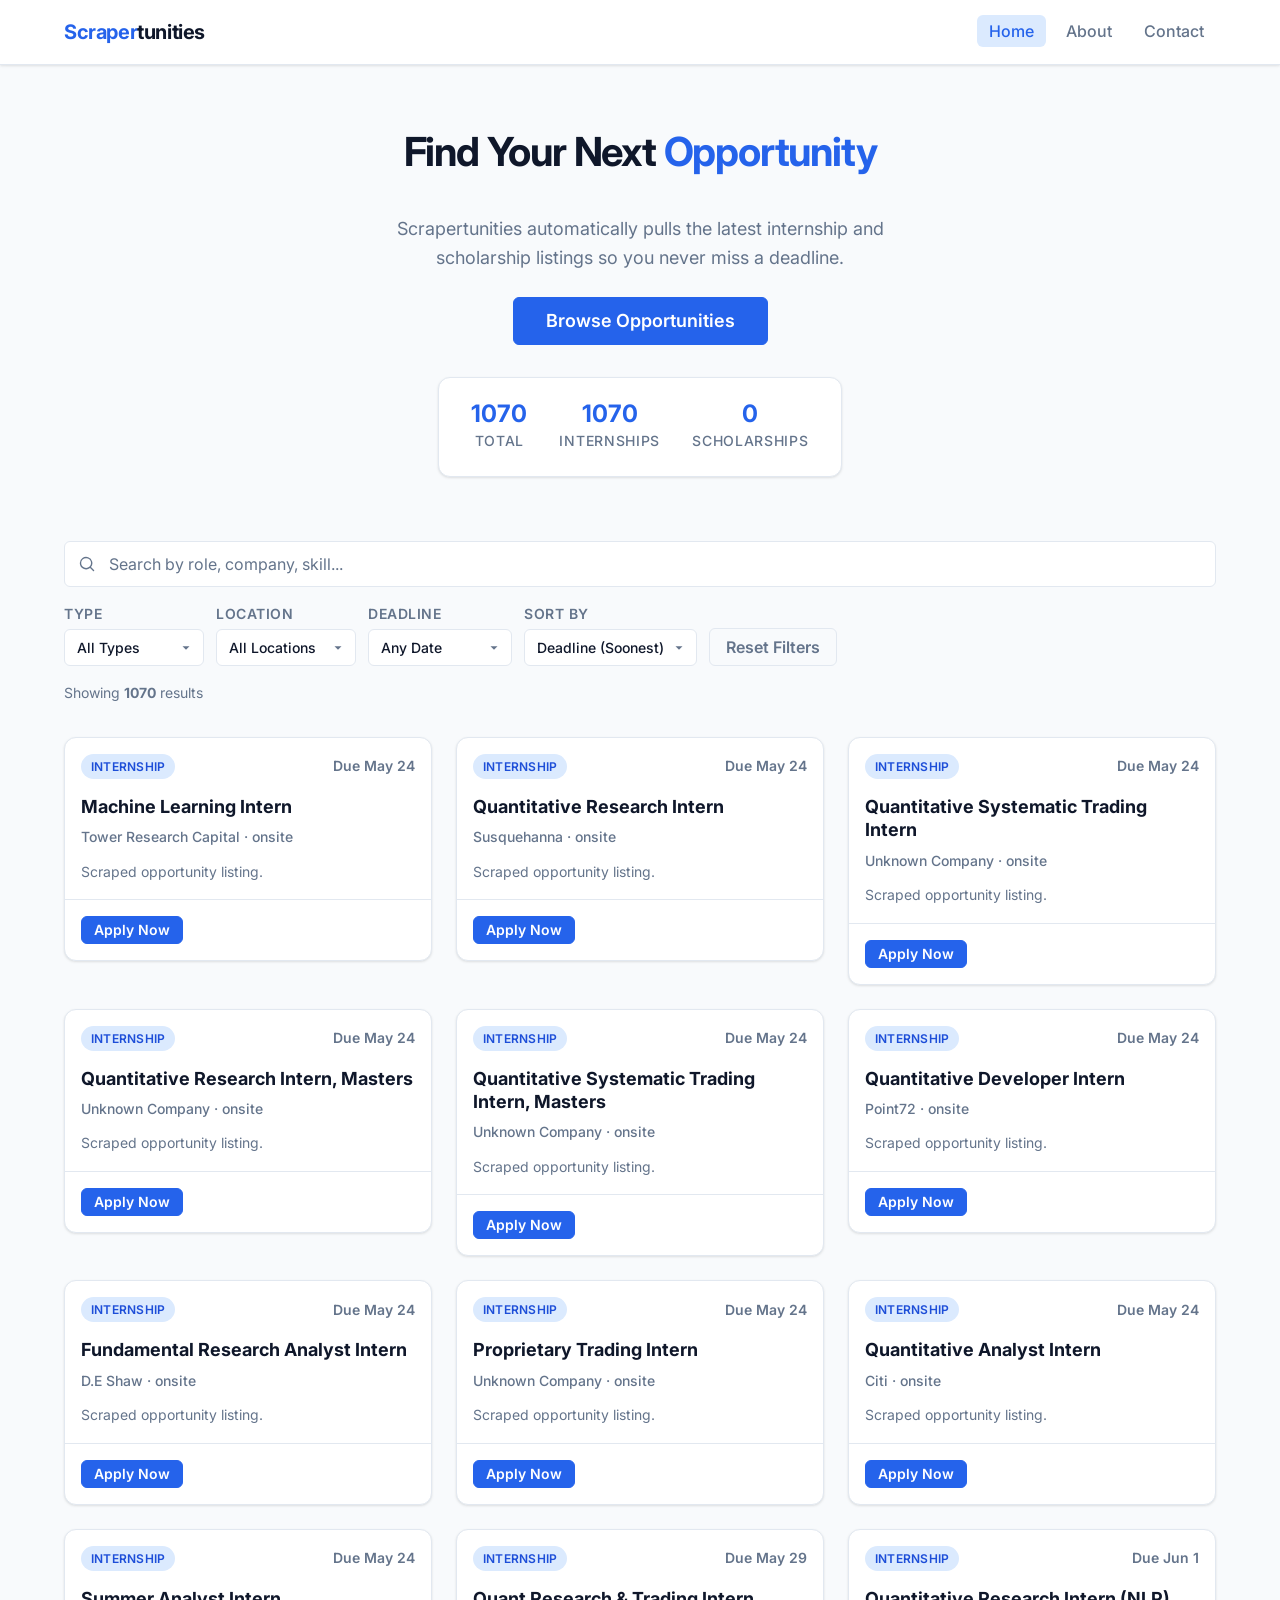
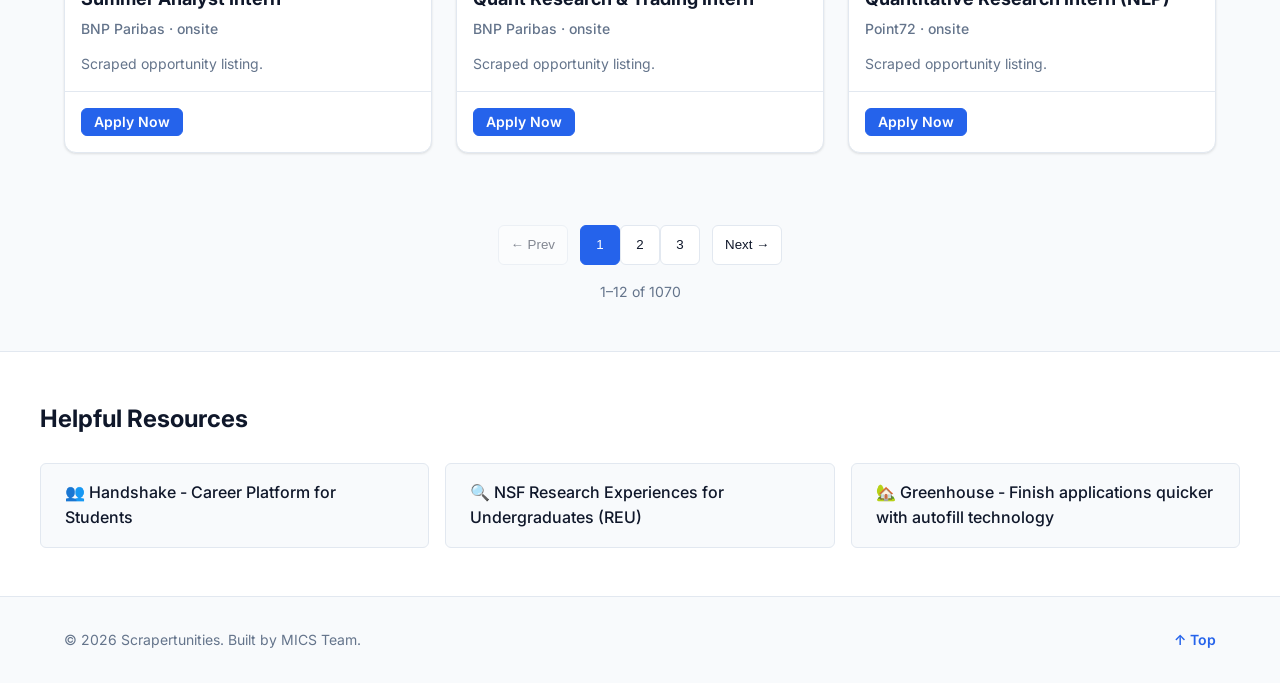
<file: index.html>
<!doctype html>
<html lang="en">
  <head>
    <meta charset="UTF-8" />
    <meta name="viewport" content="width=device-width, initial-scale=1.0" />
    <title>Scrapertunities — Find Internships & Scholarships</title>
    <link rel="preconnect" href="https://fonts.googleapis.com" />
    <link rel="preconnect" href="https://fonts.gstatic.com" crossorigin />
    <link
      href="https://fonts.googleapis.com/css2?family=Inter:wght@400;500;600;700&display=swap"
      rel="stylesheet"
    />
    <link rel="stylesheet" href="styles.css" />
  </head>
  <body>
    <!-- ===== HEADER ===== -->
    <header class="site-header">
      <nav class="nav-bar">
        <a href="index.html" class="nav-logo">
          <span class="logo-mark">Scraper</span>tunities
        </a>
        <button class="nav-toggle" aria-label="Open menu" aria-expanded="false">
          <span></span><span></span><span></span>
        </button>
        <ul class="nav-links">
          <li><a href="index.html" class="nav-link active">Home</a></li>
          <li><a href="about.html" class="nav-link">About</a></li>
          <li><a href="contact.html" class="nav-link">Contact</a></li>
        </ul>
      </nav>
    </header>

    <main>
      <!-- ===== HERO ===== -->
      <section class="hero">
        <div class="hero-content">
          <h1 class="hero-title">
            Find Your Next <span class="text-accent">Opportunity</span>
          </h1>
          <p class="hero-subtitle">
            Scrapertunities automatically pulls the latest internship and
            scholarship listings so you never miss a deadline.
          </p>
          <a href="#listings" class="btn btn-primary btn-lg"
            >Browse Opportunities</a
          >
        </div>
        <div class="hero-stats">
          <div class="stat">
            <span class="stat-number" id="stat-total">0</span>
            <span class="stat-label">Total</span>
          </div>
          <div class="stat">
            <span class="stat-number" id="stat-internships">0</span>
            <span class="stat-label">Internships</span>
          </div>
          <div class="stat">
            <span class="stat-number" id="stat-scholarships">0</span>
            <span class="stat-label">Scholarships</span>
          </div>
        </div>
      </section>

      <!-- ===== CONTROLS ===== -->
      <section class="controls" aria-label="Search and filter opportunities">
        <div class="search-bar">
          <svg
            class="search-icon"
            xmlns="http://www.w3.org/2000/svg"
            viewBox="0 0 20 20"
            fill="currentColor"
            aria-hidden="true"
          >
            <path
              fill-rule="evenodd"
              d="M9 3.5a5.5 5.5 0 100 11 5.5 5.5 0 000-11zM2 9a7 7 0 1112.452 4.391l3.328 3.329a.75.75 0 11-1.06 1.06l-3.329-3.328A7 7 0 012 9z"
              clip-rule="evenodd"
            />
          </svg>
          <input
            type="search"
            id="search-input"
            class="search-input"
            placeholder="Search by role, company, skill..."
            aria-label="Search opportunities"
            autocomplete="off"
          />
          <button
            class="search-clear"
            id="search-clear"
            aria-label="Clear search"
            hidden
          >
            ×
          </button>
        </div>

        <div class="filter-row">
          <div class="filter-group">
            <label class="filter-label" for="filter-type">Type</label>
            <select id="filter-type" class="filter-select">
              <option value="all">All Types</option>
              <option value="internship">Internship</option>
              <option value="scholarship">Scholarship</option>
            </select>
          </div>

          <div class="filter-group">
            <label class="filter-label" for="filter-location">Location</label>
            <select id="filter-location" class="filter-select">
              <option value="all">All Locations</option>
              <option value="remote">Remote</option>
              <option value="onsite">On-site</option>
              <option value="hybrid">Hybrid</option>
            </select>
          </div>

          <div class="filter-group">
            <label class="filter-label" for="filter-deadline">Deadline</label>
            <select id="filter-deadline" class="filter-select">
              <option value="all">Any Date</option>
              <option value="7">Next 7 days</option>
              <option value="30">Next 30 days</option>
              <option value="90">Next 3 months</option>
            </select>
          </div>

          <div class="filter-group">
            <label class="filter-label" for="sort-by">Sort By</label>
            <select id="sort-by" class="filter-select">
              <option value="deadline-asc">Deadline (Soonest)</option>
              <option value="deadline-desc">Deadline (Latest)</option>
            </select>
          </div>

          <button class="btn btn-ghost" id="filter-reset">Reset Filters</button>
        </div>

        <div class="results-meta">
          <p class="results-count">
            Showing <strong id="results-count">0</strong> results
          </p>
          <div class="active-filters" id="active-filters"></div>
        </div>
      </section>

      <!-- ===== LISTINGS ===== -->
      <section id="listings" class="listings" aria-label="Opportunity listings">
        <p class="listings-loading">Loading opportunities…</p>
      </section>

      <!-- ===== PAGINATION ===== -->
      <nav class="pagination" id="pagination" aria-label="Pagination" hidden>
        <div class="pagination-controls">
          <button
            class="pagination-btn"
            id="pagination-prev"
            aria-label="Previous page"
          >
            ← Prev
          </button>
          <div id="pagination-numbers"></div>
          <button
            class="pagination-btn"
            id="pagination-next"
            aria-label="Next page"
          >
            Next →
          </button>
        </div>
        <span class="pagination-info" id="pagination-info"></span>
      </nav>

      <!-- ===== EMPTY STATE ===== -->
      <section class="empty-state" id="empty-state" aria-live="polite" hidden>
        <svg
          xmlns="http://www.w3.org/2000/svg"
          viewBox="0 0 64 64"
          fill="none"
          aria-hidden="true"
        >
          <circle
            cx="32"
            cy="32"
            r="30"
            stroke="currentColor"
            stroke-width="2"
          />
          <path
            d="M22 30h20M22 38h12"
            stroke="currentColor"
            stroke-width="2"
            stroke-linecap="round"
          />
          <circle cx="32" cy="22" r="2" fill="currentColor" />
        </svg>
        <h3>No results found</h3>
        <p>Try adjusting your filters or search term.</p>
        <button class="btn btn-primary" id="empty-reset">Reset Filters</button>
      </section>

      <!-- ===== RESOURCES ===== -->
      <section class="resources">
        <h2>Helpful Resources</h2>
        <ul class="resource-list">
          <li>
            <a href="https://joinhandshake.com/" target="_blank">
              👥 Handshake - Career Platform for Students
            </a>
          </li>
          <li>
            <a href="https://www.nsf.gov/crssprgm/reu/" target="_blank">
              🔍 NSF Research Experiences for Undergraduates (REU)
            </a>
          </li>
          <li>
            <a href="https://my.greenhouse.io/" target="_blank">
              🏡 Greenhouse - Finish applications quicker with autofill
              technology
            </a>
          </li>
        </ul>
      </section>
    </main>

    <!-- ===== FOOTER ===== -->
    <footer class="site-footer">
      <p>&copy; 2026 Scrapertunities. Built by MICS Team.</p>
      <a href="#" class="back-to-top" aria-label="Back to top">↑ Top</a>
    </footer>

    <script src="app.js"></script>
  </body>
</html>
</file>
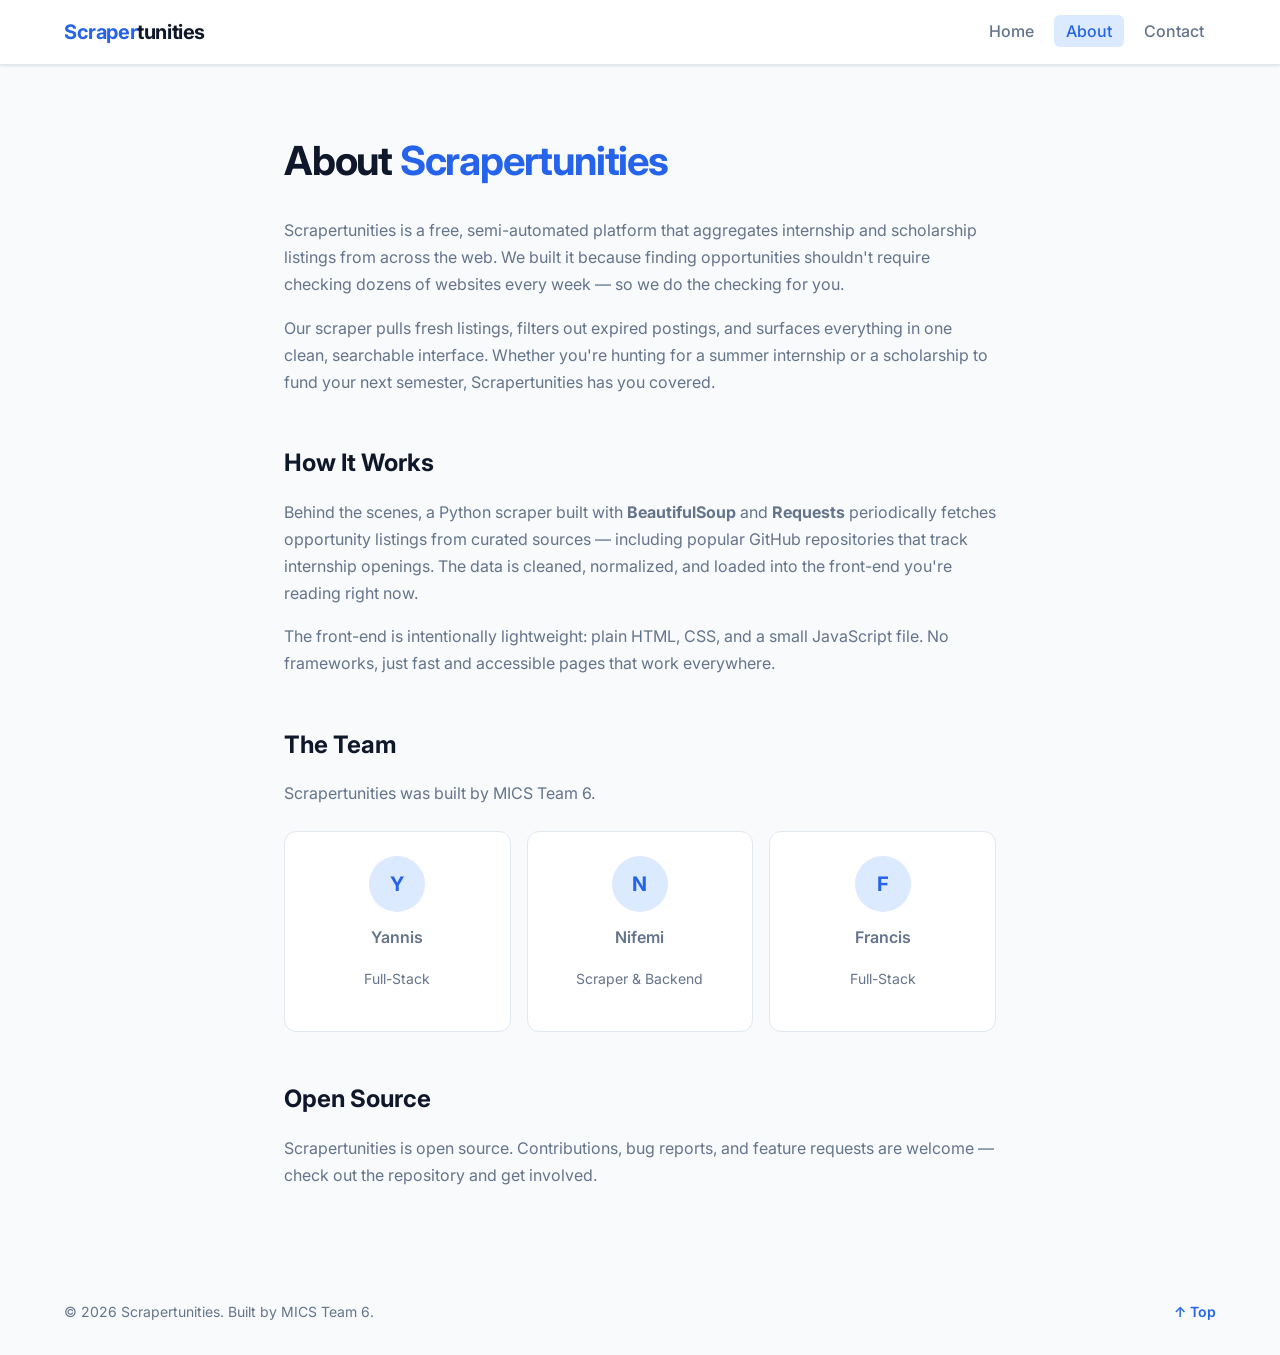
<file: about.html>
<!DOCTYPE html>
<html lang="en">
<head>
  <meta charset="UTF-8">
  <meta name="viewport" content="width=device-width, initial-scale=1.0">
  <title>About — Scrapertunities</title>
  <link rel="preconnect" href="https://fonts.googleapis.com">
  <link rel="preconnect" href="https://fonts.gstatic.com" crossorigin>
  <link href="https://fonts.googleapis.com/css2?family=Inter:wght@400;500;600;700&display=swap" rel="stylesheet">
  <link rel="stylesheet" href="styles.css">
</head>
<body>

  <header class="site-header">
    <nav class="nav-bar">
      <a href="index.html" class="nav-logo">
          <span class="logo-mark">Scraper</span>tunities
      </a>
      <button class="nav-toggle" aria-label="Open menu" aria-expanded="false">
        <span></span><span></span><span></span>
      </button>
      <ul class="nav-links">
        <li><a href="index.html" class="nav-link">Home</a></li>
        <li><a href="about.html" class="nav-link active">About</a></li>
        <li><a href="contact.html" class="nav-link">Contact</a></li>
      </ul>
    </nav>
  </header>

  <main>
    <div class="page-content">
      <h1>About <span class="text-accent">Scrapertunities</span></h1>

      <p>
        Scrapertunities is a free, semi-automated platform that aggregates internship and scholarship
        listings from across the web. We built it because finding opportunities shouldn't require
        checking dozens of websites every week — so we do the checking for you.
      </p>

      <p>
        Our scraper pulls fresh listings, filters out expired postings, and surfaces everything
        in one clean, searchable interface. Whether you're hunting for a summer internship or a
        scholarship to fund your next semester, Scrapertunities has you covered.
      </p>

      <h2>How It Works</h2>

      <p>
        Behind the scenes, a Python scraper built with <strong>BeautifulSoup</strong> and
        <strong>Requests</strong> periodically fetches opportunity listings from curated sources —
        including popular GitHub repositories that track internship openings. The data is cleaned,
        normalized, and loaded into the front-end you're reading right now.
      </p>

      <p>
        The front-end is intentionally lightweight: plain HTML, CSS, and a small JavaScript file.
        No frameworks, just fast and accessible pages that work everywhere.
      </p>

      <h2>The Team</h2>

      <p>Scrapertunities was built by MICS Team 6.</p>

      <div class="team-grid">
        <div class="team-card">
          <div class="team-avatar">Y</div>
          <p class="team-name">Yannis</p>
          <p class="team-role">Full-Stack</p>
        </div>
        <div class="team-card">
          <div class="team-avatar">N</div>
          <p class="team-name">Nifemi</p>
          <p class="team-role">Scraper & Backend</p>
        </div>
        <div class="team-card">
          <div class="team-avatar">F</div>
          <p class="team-name">Francis</p>
          <p class="team-role">Full-Stack</p>
        </div>
      </div>

      <h2>Open Source</h2>

      <p>
        Scrapertunities is open source. Contributions, bug reports, and feature requests are
        welcome — check out the repository and get involved.
      </p>
    </div>
  </main>

  <footer class="site-footer">
    <p>&copy; 2026 Scrapertunities. Built by MICS Team 6.</p>
    <a href="#" class="back-to-top">↑ Top</a>
  </footer>

  <script src="app.js"></script>
</body>
</html>
</file>
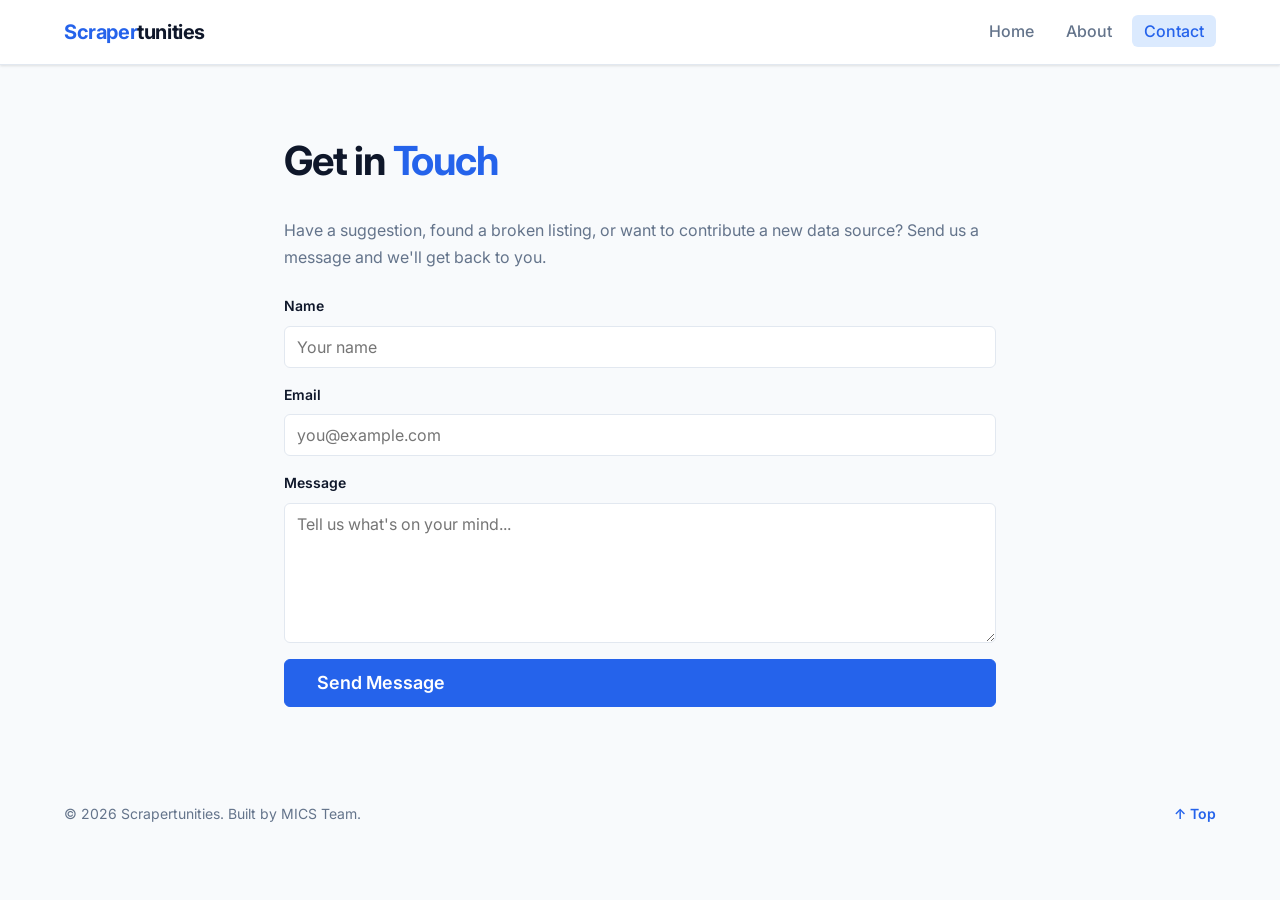
<file: contact.html>
<!DOCTYPE html>
<html lang="en">
<head>
  <meta charset="UTF-8">
  <meta name="viewport" content="width=device-width, initial-scale=1.0">
  <title>Contact — Scrapertunities</title>
  <link rel="preconnect" href="https://fonts.googleapis.com">
  <link rel="preconnect" href="https://fonts.gstatic.com" crossorigin>
  <link href="https://fonts.googleapis.com/css2?family=Inter:wght@400;500;600;700&display=swap" rel="stylesheet">
  <link rel="stylesheet" href="styles.css">
</head>
<body>

  <header class="site-header">
    <nav class="nav-bar">
      <a href="index.html" class="nav-logo">
          <span class="logo-mark">Scraper</span>tunities
      </a>
      <button class="nav-toggle" aria-label="Open menu" aria-expanded="false">
        <span></span><span></span><span></span>
      </button>
      <ul class="nav-links">
        <li><a href="index.html" class="nav-link">Home</a></li>
        <li><a href="about.html" class="nav-link">About</a></li>
        <li><a href="contact.html" class="nav-link active">Contact</a></li>
      </ul>
    </nav>
  </header>

  <main>
    <div class="page-content">
      <h1>Get in <span class="text-accent">Touch</span></h1>

      <p>
        Have a suggestion, found a broken listing, or want to contribute a new data source?
        Send us a message and we'll get back to you.
      </p>

      <form class="contact-form" id="contact-form" novalidate>
        <div class="form-group">
          <label class="form-label" for="name">Name</label>
          <input
            type="text"
            id="name"
            class="form-input"
            placeholder="Your name"
            required
            autocomplete="name"
          />
        </div>

        <div class="form-group">
          <label class="form-label" for="email">Email</label>
          <input
            type="email"
            id="email"
            class="form-input"
            placeholder="you@example.com"
            required
            autocomplete="email"
          />
        </div>

        <div class="form-group">
          <label class="form-label" for="message">Message</label>
          <textarea
            id="message"
            class="form-textarea"
            placeholder="Tell us what's on your mind..."
            required
          ></textarea>
        </div>

        <button type="submit" class="btn btn-primary btn-lg">Send Message</button>

        <p class="form-success" id="form-success" role="alert">
          Thanks! Your message has been sent. We'll be in touch soon.
        </p>
      </form>
    </div>
  </main>

  <footer class="site-footer">
    <p>&copy; 2026 Scrapertunities. Built by MICS Team.</p>
    <a href="#" class="back-to-top">↑ Top</a>
  </footer>

  <script src="app.js"></script>
  <script>
    // Contact form — shows success message on submit (no backend needed yet)
    document.getElementById('contact-form').addEventListener('submit', function(e) {
      e.preventDefault();
      const success = document.getElementById('form-success');
      success.style.display = 'block';
      this.querySelector('button[type="submit"]').disabled = true;
    });

    // Mobile nav
    const toggle = document.querySelector('.nav-toggle');
    const links  = document.querySelector('.nav-links');
    if (toggle && links) {
      toggle.addEventListener('click', () => {
        const open = links.classList.toggle('nav-open');
        toggle.setAttribute('aria-expanded', open);
      });
    }
  </script>
</body>
</html>
</file>
<file: styles.css>
/* ============================================================
   SCRAPERTUNITIES — Design System
   ============================================================ */

/* ----- Custom Properties ----- */
:root {
  --color-primary: #2563eb;
  --color-primary-dark: #1d4ed8;
  --color-accent: #10b981;
  --color-accent-dark: #059669;
  --color-surface: #f8fafc;
  --color-card: #ffffff;
  --color-border: #e2e8f0;
  --color-text: #0f172a;
  --color-muted: #64748b;

  --badge-int-bg: #dbeafe;
  --badge-int-text: #1d4ed8;
  --badge-sch-bg: #d1fae5;
  --badge-sch-text: #065f46;

  --urgent-bg: #fef3c7;
  --urgent-text: #92400e;

  --space-1: 4px;
  --space-2: 8px;
  --space-3: 12px;
  --space-4: 16px;
  --space-6: 24px;
  --space-8: 32px;
  --space-12: 48px;
  --space-16: 64px;

  --text-sm: 0.875rem;
  --text-base: 1rem;
  --text-lg: 1.125rem;
  --text-xl: 1.25rem;
  --text-2xl: 1.5rem;
  --text-4xl: 2.5rem;

  --radius-sm: 6px;
  --radius: 12px;
  --radius-lg: 16px;

  --shadow-sm: 0 1px 3px rgba(0, 0, 0, 0.08), 0 1px 2px rgba(0, 0, 0, 0.04);
  --shadow: 0 4px 12px rgba(0, 0, 0, 0.08), 0 2px 4px rgba(0, 0, 0, 0.04);

  --transition: 150ms ease;
}

/* ----- Reset & Base ----- */
*,
*::before,
*::after {
  box-sizing: border-box;
  margin: 0;
  padding: 0;
}

html {
  scroll-behavior: smooth;
}

body {
  font-family: "Inter", system-ui, sans-serif;
  font-size: var(--text-base);
  line-height: 1.6;
  color: var(--color-text);
  background-color: var(--color-surface);
  -webkit-font-smoothing: antialiased;
}

a {
  color: var(--color-primary);
  text-decoration: none;
}

a:hover {
  text-decoration: underline;
}

ul {
  list-style: none;
}

img,
svg {
  display: block;
}

/* ============================================================
   LAYOUT UTILITIES
   ============================================================ */
.container {
  width: 100%;
  max-width: 1200px;
  margin-inline: auto;
  padding-inline: var(--space-6);
}

/* ============================================================
   BUTTONS
   ============================================================ */
.btn {
  display: inline-flex;
  align-items: center;
  gap: var(--space-2);
  padding: 10px var(--space-4);
  border-radius: var(--radius-sm);
  font-family: inherit;
  font-size: var(--text-base);
  font-weight: 600;
  line-height: 1;
  cursor: pointer;
  border: 1.5px solid transparent;
  transition:
    background-color var(--transition),
    border-color var(--transition),
    color var(--transition),
    box-shadow var(--transition);
  text-decoration: none;
  white-space: nowrap;
}

.btn:hover {
  text-decoration: none;
}

.btn-primary {
  background-color: var(--color-primary);
  color: #fff;
  border-color: var(--color-primary);
}

.btn-primary:hover {
  background-color: var(--color-primary-dark);
  border-color: var(--color-primary-dark);
}

.btn-ghost {
  background-color: transparent;
  color: var(--color-muted);
  border-color: var(--color-border);
}

.btn-ghost:hover {
  background-color: var(--color-border);
  color: var(--color-text);
}

.btn-lg {
  padding: 14px var(--space-8);
  font-size: var(--text-lg);
  border-radius: var(--radius-sm);
}

.btn-sm {
  padding: 6px var(--space-3);
  font-size: var(--text-sm);
}

/* ============================================================
   BADGES & TAGS
   ============================================================ */
.badge {
  display: inline-block;
  padding: 3px 10px;
  border-radius: 999px;
  font-size: 0.75rem;
  font-weight: 600;
  letter-spacing: 0.02em;
  text-transform: uppercase;
}

.badge-internship {
  background-color: var(--badge-int-bg);
  color: var(--badge-int-text);
}

.badge-scholarship {
  background-color: var(--badge-sch-bg);
  color: var(--badge-sch-text);
}

.tag {
  display: inline-block;
  padding: 3px 10px;
  background-color: var(--color-surface);
  border: 1px solid var(--color-border);
  border-radius: 999px;
  font-size: 0.75rem;
  font-weight: 500;
  color: var(--color-muted);
}

/* ============================================================
   HEADER & NAV
   ============================================================ */
.site-header {
  position: sticky;
  top: 0;
  z-index: 100;
  background-color: #fff;
  border-bottom: 1px solid var(--color-border);
  box-shadow: var(--shadow-sm);
}

.nav-bar {
  max-width: 1200px;
  margin-inline: auto;
  padding: var(--space-4) var(--space-6);
  display: flex;
  align-items: center;
  justify-content: space-between;
  gap: var(--space-6);
}

.nav-logo {
  font-size: var(--text-xl);
  font-weight: 700;
  color: var(--color-text);
  letter-spacing: -0.02em;
  text-decoration: none;
  flex-shrink: 0;
}

.nav-logo:hover {
  text-decoration: none;
}

.logo-mark {
  color: var(--color-primary);
}

.nav-links {
  display: flex;
  gap: var(--space-2);
  align-items: center;
}

.nav-link {
  padding: 6px var(--space-3);
  border-radius: var(--radius-sm);
  font-weight: 500;
  color: var(--color-muted);
  transition:
    color var(--transition),
    background-color var(--transition);
  text-decoration: none;
}

.nav-link:hover {
  color: var(--color-text);
  background-color: var(--color-surface);
  text-decoration: none;
}

.nav-link.active {
  color: var(--color-primary);
  background-color: var(--badge-int-bg);
}

/* Hamburger */
.nav-toggle {
  display: none;
  flex-direction: column;
  gap: 5px;
  background: none;
  border: none;
  cursor: pointer;
  padding: var(--space-2);
}

.nav-toggle span {
  display: block;
  width: 22px;
  height: 2px;
  background-color: var(--color-text);
  border-radius: 2px;
  transition:
    transform var(--transition),
    opacity var(--transition);
}

/* ============================================================
   HERO
   ============================================================ */
.hero {
  max-width: 1200px;
  margin-inline: auto;
  padding: var(--space-16) var(--space-6);
  display: flex;
  flex-direction: column;
  align-items: center;
  text-align: center;
  gap: var(--space-8);
}

.hero-title {
  font-size: var(--text-4xl);
  font-weight: 700;
  line-height: 1.15;
  letter-spacing: -0.03em;
  color: var(--color-text);
}

.text-accent {
  color: var(--color-primary);
}

.hero-subtitle {
  font-size: var(--text-lg);
  color: var(--color-muted);
  max-width: 540px;
  margin-top: var(--space-4);
}

.hero-content {
  display: flex;
  flex-direction: column;
  align-items: center;
  gap: var(--space-6);
}

.hero-stats {
  display: flex;
  gap: var(--space-8);
  padding: var(--space-6) var(--space-8);
  background-color: var(--color-card);
  border: 1px solid var(--color-border);
  border-radius: var(--radius);
  box-shadow: var(--shadow-sm);
}

.stat {
  display: flex;
  flex-direction: column;
  align-items: center;
  gap: var(--space-1);
}

.stat-number {
  font-size: var(--text-2xl);
  font-weight: 700;
  color: var(--color-primary);
  line-height: 1;
}

.stat-label {
  font-size: var(--text-sm);
  font-weight: 500;
  color: var(--color-muted);
  text-transform: uppercase;
  letter-spacing: 0.05em;
}

/* ============================================================
   CONTROLS (Search + Filters)
   ============================================================ */
.controls {
  max-width: 1200px;
  margin-inline: auto;
  padding: 0 var(--space-6) var(--space-8);
  display: flex;
  flex-direction: column;
  gap: var(--space-4);
}

/* Search bar */
.search-bar {
  position: relative;
  display: flex;
  align-items: center;
}

.search-icon {
  position: absolute;
  left: 14px;
  width: 18px;
  height: 18px;
  color: var(--color-muted);
  pointer-events: none;
  flex-shrink: 0;
}

.search-input {
  width: 100%;
  padding: 12px 44px;
  font-family: inherit;
  font-size: var(--text-base);
  color: var(--color-text);
  background-color: var(--color-card);
  border: 1.5px solid var(--color-border);
  border-radius: var(--radius-sm);
  transition:
    border-color var(--transition),
    box-shadow var(--transition);
  outline: none;
  appearance: none;
}

.search-input::placeholder {
  color: var(--color-muted);
}

.search-input:focus {
  border-color: var(--color-primary);
  box-shadow: 0 0 0 3px rgba(37, 99, 235, 0.12);
}

.search-clear {
  position: absolute;
  right: 14px;
  background: none;
  border: none;
  font-size: var(--text-lg);
  color: var(--color-muted);
  cursor: pointer;
  line-height: 1;
  padding: 2px 4px;
  border-radius: var(--radius-sm);
  transition: color var(--transition);
}

.search-clear:hover {
  color: var(--color-text);
}

/* Filter row */
.filter-row {
  display: flex;
  flex-wrap: wrap;
  gap: var(--space-3);
  align-items: flex-end;
}

.filter-group {
  display: flex;
  flex-direction: column;
  gap: var(--space-1);
  min-width: 140px;
}

.filter-label {
  font-size: var(--text-sm);
  font-weight: 600;
  color: var(--color-muted);
  text-transform: uppercase;
  letter-spacing: 0.04em;
}

.filter-select {
  padding: 9px var(--space-3);
  font-family: inherit;
  font-size: var(--text-sm);
  font-weight: 500;
  color: var(--color-text);
  background-color: var(--color-card);
  border: 1.5px solid var(--color-border);
  border-radius: var(--radius-sm);
  cursor: pointer;
  outline: none;
  transition:
    border-color var(--transition),
    box-shadow var(--transition);
  appearance: none;
  background-image: url("data:image/svg+xml,%3Csvg xmlns='http://www.w3.org/2000/svg' viewBox='0 0 16 16'%3E%3Cpath fill='%2364748B' d='M4 6l4 4 4-4'/%3E%3C/svg%3E");
  background-repeat: no-repeat;
  background-position: right 10px center;
  background-size: 14px;
  padding-right: 32px;
}

.filter-select:focus {
  border-color: var(--color-primary);
  box-shadow: 0 0 0 3px rgba(37, 99, 235, 0.12);
}

/* Results meta */
.results-meta {
  display: flex;
  align-items: center;
  flex-wrap: wrap;
  gap: var(--space-3);
}

.results-count {
  font-size: var(--text-sm);
  color: var(--color-muted);
}

.active-filters {
  display: flex;
  flex-wrap: wrap;
  gap: var(--space-2);
}

.filter-pill {
  display: inline-flex;
  align-items: center;
  gap: var(--space-1);
  padding: 3px 10px;
  background-color: var(--badge-int-bg);
  color: var(--badge-int-text);
  border-radius: 999px;
  font-size: 0.75rem;
  font-weight: 600;
  cursor: pointer;
  transition: background-color var(--transition);
}

.filter-pill:hover {
  background-color: #bfdbfe;
}

/* ============================================================
   LISTINGS GRID
   ============================================================ */
.listings {
  max-width: 1200px;
  margin-inline: auto;
  padding: 0 var(--space-6) var(--space-12);
  display: grid;
  grid-template-columns: repeat(3, 1fr);
  gap: var(--space-6);
  align-items: start;
}

/* ============================================================
   OPPORTUNITY CARD
   ============================================================ */
.card {
  background-color: var(--color-card);
  border: 1px solid var(--color-border);
  border-radius: var(--radius);
  box-shadow: var(--shadow-sm);
  display: flex;
  flex-direction: column;
  gap: 0;
  transition:
    box-shadow var(--transition),
    transform var(--transition);
  overflow: hidden;
}

.card:hover {
  box-shadow: var(--shadow);
  transform: translateY(-2px);
}

.card-header {
  display: flex;
  align-items: center;
  justify-content: space-between;
  padding: var(--space-4) var(--space-4) 0;
  flex-wrap: wrap;
  gap: var(--space-2);
}

.card-deadline {
  font-size: var(--text-sm);
  font-weight: 600;
  color: var(--color-muted);
}

.card-deadline.urgent {
  color: var(--urgent-text);
  background-color: var(--urgent-bg);
  padding: 2px 8px;
  border-radius: 999px;
}

.card-body {
  padding: var(--space-4);
  flex: 1;
  display: flex;
  flex-direction: column;
  gap: var(--space-2);
}

.card-title {
  font-size: var(--text-lg);
  font-weight: 700;
  color: var(--color-text);
  line-height: 1.3;
}

.card-org {
  font-size: var(--text-sm);
  color: var(--color-muted);
  font-weight: 500;
}

.card-description {
  font-size: var(--text-sm);
  color: var(--color-muted);
  line-height: 1.6;
  margin-top: var(--space-1);
}

.card-footer {
  padding: var(--space-4);
  border-top: 1px solid var(--color-border);
  display: flex;
  align-items: center;
  justify-content: space-between;
  gap: var(--space-3);
  flex-wrap: wrap;
}

.card-tags {
  display: flex;
  flex-wrap: wrap;
  gap: var(--space-1);
}

/* ============================================================
   EMPTY STATE
   ============================================================ */
.empty-state {
  max-width: 400px;
  margin-inline: auto;
  margin-bottom: var(--space-12);
  padding: var(--space-12) var(--space-6);
  display: flex;
  flex-direction: column;
  align-items: center;
  text-align: center;
  gap: var(--space-4);
}

.empty-state svg {
  width: 64px;
  height: 64px;
  color: var(--color-border);
}

.empty-state h3 {
  font-size: var(--text-xl);
  font-weight: 700;
}

.empty-state p {
  color: var(--color-muted);
}

/* ============================================================
   RESOURCES
   ============================================================ */
.resources {
  background-color: var(--color-card);
  border-top: 1px solid var(--color-border);
  border-bottom: 1px solid var(--color-border);
  padding: var(--space-12) var(--space-6);
}

.resources h2 {
  max-width: 1200px;
  margin-inline: auto;
  font-size: var(--text-2xl);
  font-weight: 700;
  margin-bottom: var(--space-6);
}

.resource-list {
  max-width: 1200px;
  margin-inline: auto;
  display: grid;
  grid-template-columns: repeat(3, 1fr);
  gap: var(--space-4);
}

.resource-list a {
  display: flex;
  align-items: center;
  gap: var(--space-3);
  padding: var(--space-4) var(--space-6);
  background-color: var(--color-surface);
  border: 1px solid var(--color-border);
  border-radius: var(--radius-sm);
  font-weight: 500;
  color: var(--color-text);
  transition:
    border-color var(--transition),
    background-color var(--transition);
  text-decoration: none;
}

.resource-list a:hover {
  border-color: var(--color-primary);
  background-color: var(--badge-int-bg);
  text-decoration: none;
}

.resource-list svg {
  width: 18px;
  height: 18px;
  color: var(--color-primary);
  flex-shrink: 0;
}

/* ============================================================
   FOOTER
   ============================================================ */
.site-footer {
  max-width: 1200px;
  margin-inline: auto;
  padding: var(--space-8) var(--space-6);
  display: flex;
  align-items: center;
  justify-content: space-between;
  font-size: var(--text-sm);
  color: var(--color-muted);
}

.back-to-top {
  font-weight: 600;
  color: var(--color-primary);
}

/* ============================================================
   PAGE CONTENT (about / contact)
   ============================================================ */
.page-content {
  max-width: 760px;
  margin-inline: auto;
  padding: var(--space-16) var(--space-6);
}

.page-content h1 {
  font-size: var(--text-4xl);
  font-weight: 700;
  letter-spacing: -0.03em;
  margin-bottom: var(--space-6);
}

.page-content h2 {
  font-size: var(--text-2xl);
  font-weight: 700;
  margin-top: var(--space-12);
  margin-bottom: var(--space-4);
}

.page-content p {
  color: var(--color-muted);
  line-height: 1.7;
  margin-bottom: var(--space-4);
}

/* Team grid */
.team-grid {
  display: grid;
  grid-template-columns: repeat(auto-fill, minmax(180px, 1fr));
  gap: var(--space-4);
  margin-top: var(--space-6);
}

.team-card {
  background-color: var(--color-card);
  border: 1px solid var(--color-border);
  border-radius: var(--radius);
  padding: var(--space-6) var(--space-4);
  text-align: center;
}

.team-avatar {
  width: 56px;
  height: 56px;
  border-radius: 50%;
  background-color: var(--badge-int-bg);
  color: var(--color-primary);
  display: flex;
  align-items: center;
  justify-content: center;
  font-size: var(--text-xl);
  font-weight: 700;
  margin: 0 auto var(--space-3);
}

.team-name {
  font-size: var(--text-base);
  font-weight: 600;
}

.team-role {
  font-size: var(--text-sm);
  color: var(--color-muted);
  margin-top: var(--space-1);
}

/* Contact form */
.contact-form {
  display: flex;
  flex-direction: column;
  gap: var(--space-4);
  margin-top: var(--space-6);
}

.form-group {
  display: flex;
  flex-direction: column;
  gap: var(--space-2);
}

.form-label {
  font-size: var(--text-sm);
  font-weight: 600;
  color: var(--color-text);
}

.form-input,
.form-textarea {
  padding: 10px var(--space-3);
  font-family: inherit;
  font-size: var(--text-base);
  color: var(--color-text);
  background-color: var(--color-card);
  border: 1.5px solid var(--color-border);
  border-radius: var(--radius-sm);
  outline: none;
  transition:
    border-color var(--transition),
    box-shadow var(--transition);
  width: 100%;
}

.form-input:focus,
.form-textarea:focus {
  border-color: var(--color-primary);
  box-shadow: 0 0 0 3px rgba(37, 99, 235, 0.12);
}

.form-textarea {
  resize: vertical;
  min-height: 140px;
}

.form-success {
  display: none;
  padding: var(--space-4) var(--space-6);
  background-color: var(--badge-sch-bg);
  border: 1px solid var(--color-accent);
  border-radius: var(--radius-sm);
  color: var(--badge-sch-text);
  font-weight: 600;
}

/* ============================================================
   HIDDEN & VISIBILITY
   ============================================================ */
[hidden],
.card[hidden] {
  display: none !important;
}

/* ============================================================
   PAGINATION
   ============================================================ */
.pagination {
  max-width: 1200px;
  margin-inline: auto;
  padding: var(--space-6) var(--space-6) var(--space-12);
  display: flex;
  flex-direction: column;
  align-items: center;
  justify-content: center;
  gap: var(--space-4);
}

.pagination-controls {
  display: flex;
  align-items: center;
  justify-content: center;
  gap: var(--space-3);
  flex-wrap: wrap;
}

.pagination-btn {
  min-width: 40px;
  height: 40px;
  padding: var(--space-2) var(--space-3);
  border: 1px solid var(--color-border);
  border-radius: var(--radius-sm);
  background-color: var(--color-card);
  color: var(--color-text);
  font-weight: 500;
  cursor: pointer;
  transition: all var(--transition);
}

.pagination-btn:hover:not(:disabled) {
  border-color: var(--color-primary);
  color: var(--color-primary);
  background-color: var(--color-surface);
}

.pagination-btn.active {
  background-color: var(--color-primary);
  color: white;
  border-color: var(--color-primary);
}

.pagination-btn:disabled {
  opacity: 0.5;
  cursor: not-allowed;
}

.pagination-input {
  min-width: 40px;
  height: 40px;
  padding: var(--space-2) var(--space-3);
  border: 1px solid var(--color-primary);
  border-radius: var(--radius-sm);
  background-color: var(--color-card);
  color: var(--color-text);
  font-weight: 500;
  font-size: var(--text-base);
  font-family: "Inter", system-ui, sans-serif;
  transition: all var(--transition);
}

.pagination-input:focus {
  outline: none;
  box-shadow: 0 0 0 3px rgba(37, 99, 235, 0.2);
  border-color: var(--color-primary);
}

.pagination-info {
  font-size: var(--text-sm);
  color: var(--color-muted);
}

/* ============================================================
   RESPONSIVE
   ============================================================ */
@media (max-width: 1024px) {
  .listings {
    grid-template-columns: repeat(2, 1fr);
  }

  .resource-list {
    grid-template-columns: 1fr;
  }
}

@media (max-width: 640px) {
  .hero-title {
    font-size: 2rem;
  }

  .listings {
    grid-template-columns: 1fr;
  }

  .hero-stats {
    gap: var(--space-6);
    padding: var(--space-4) var(--space-6);
  }

  .filter-row {
    flex-direction: column;
  }

  .filter-group {
    width: 100%;
  }

  .filter-select {
    width: 100%;
  }

  .site-footer {
    flex-direction: column;
    gap: var(--space-2);
    text-align: center;
  }

  /* Mobile nav */
  .nav-toggle {
    display: flex;
  }

  .nav-links {
    display: none;
    position: fixed;
    inset: 0;
    background-color: #fff;
    flex-direction: column;
    justify-content: center;
    align-items: center;
    gap: var(--space-4);
    z-index: 200;
  }

  .nav-links.nav-open {
    display: flex;
  }

  .nav-link {
    font-size: var(--text-xl);
  }

  .nav-bar {
    position: relative;
    z-index: 201;
  }
}
</file>
